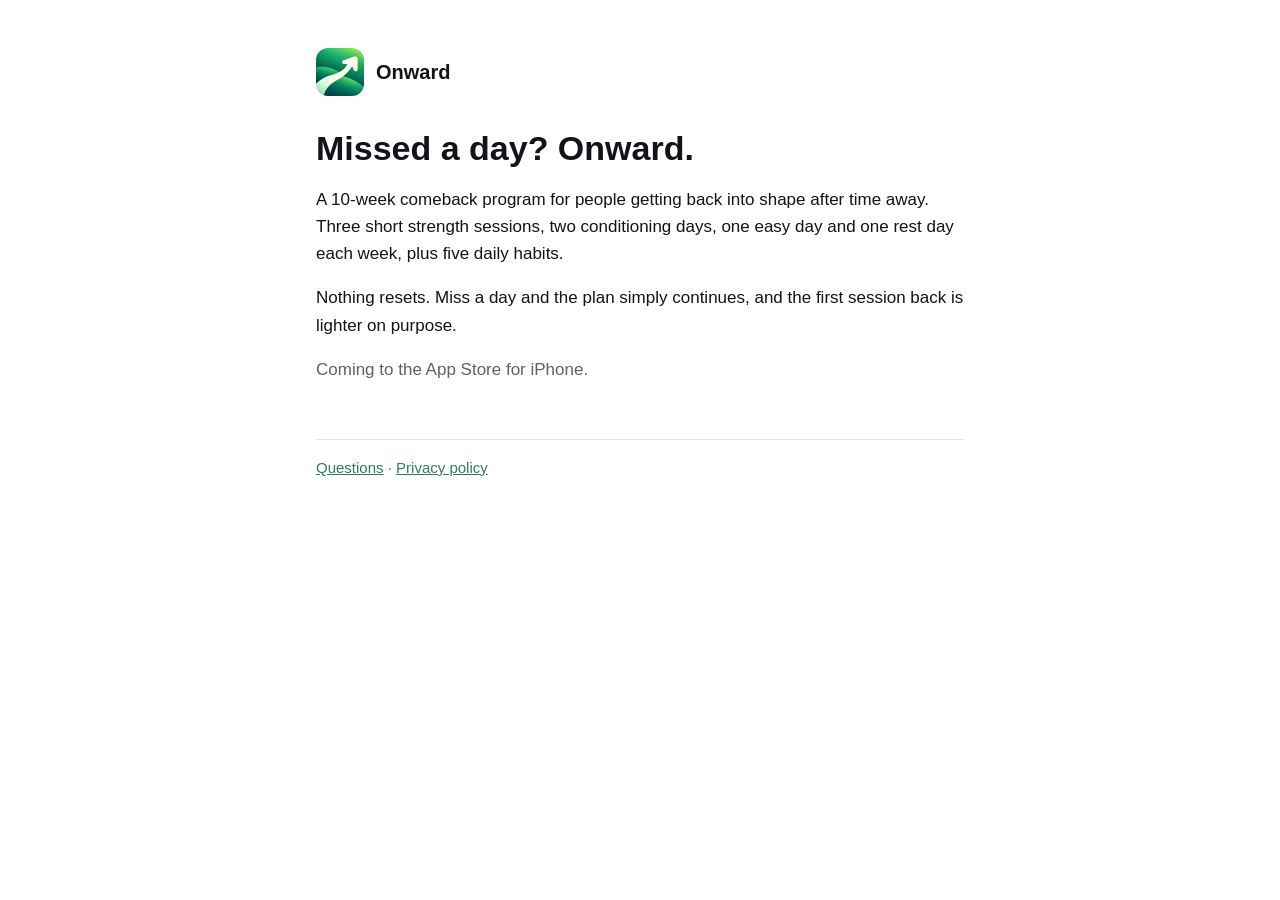
<file: index.html>
<!doctype html>
<html lang="en">
<head>
  <meta charset="utf-8">
  <meta name="viewport" content="width=device-width, initial-scale=1">
  <title>Onward: Fitness Comeback</title>
  <meta name="description" content="A 10-week comeback program for people getting back into shape after time away. Missed a day? Onward.">
  <link rel="icon" href="icon.png">
  <link rel="stylesheet" href="style.css">
</head>
<body>
<main>
  <header><img src="icon.png" alt=""><a href="./">Onward</a></header>

  <h1>Missed a day? Onward.</h1>
  <p>A 10-week comeback program for people getting back into shape after time away. Three short strength sessions, two conditioning days, one easy day and one rest day each week, plus five daily habits.</p>
  <p>Nothing resets. Miss a day and the plan simply continues, and the first session back is lighter on purpose.</p>
  <p class="muted">Coming to the App Store for iPhone.</p>

  <footer><a href="faq.html">Questions</a> · <a href="privacy.html">Privacy policy</a></footer>
</main>
</body>
</html>
</file>
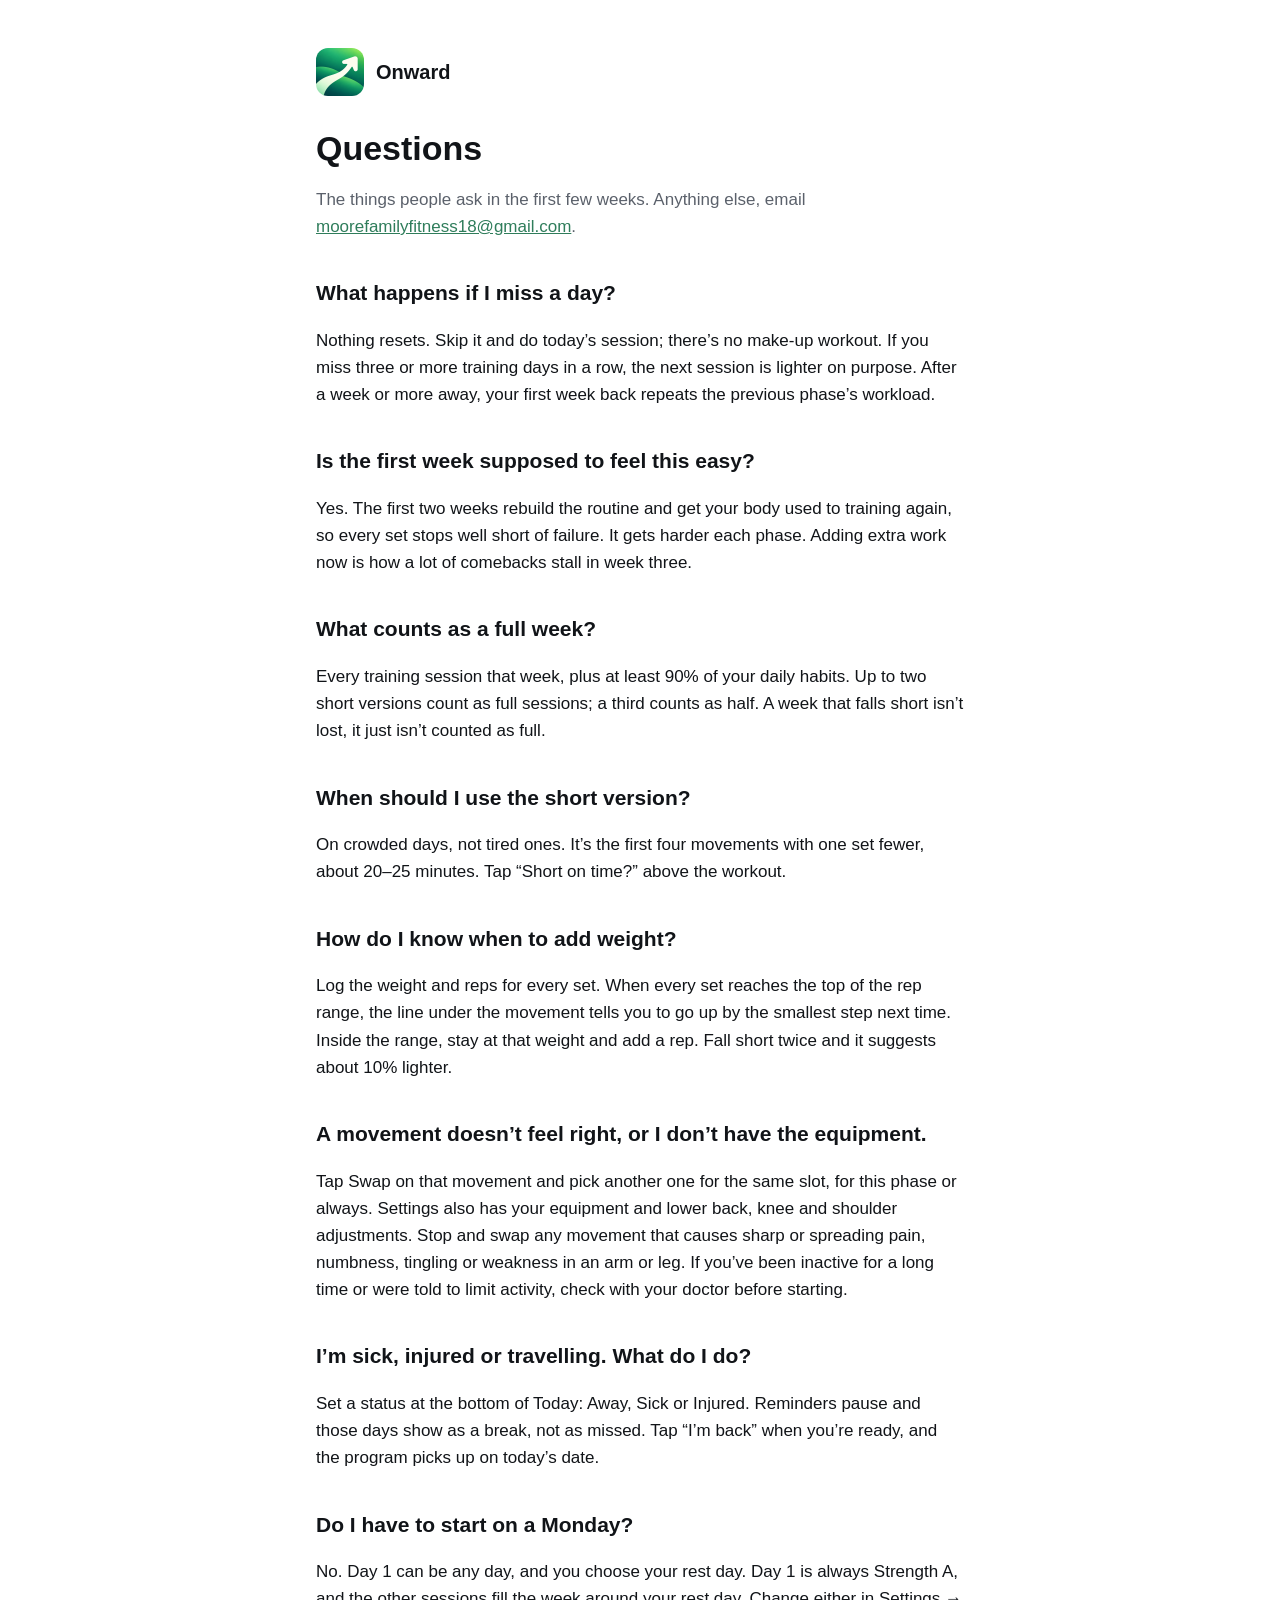
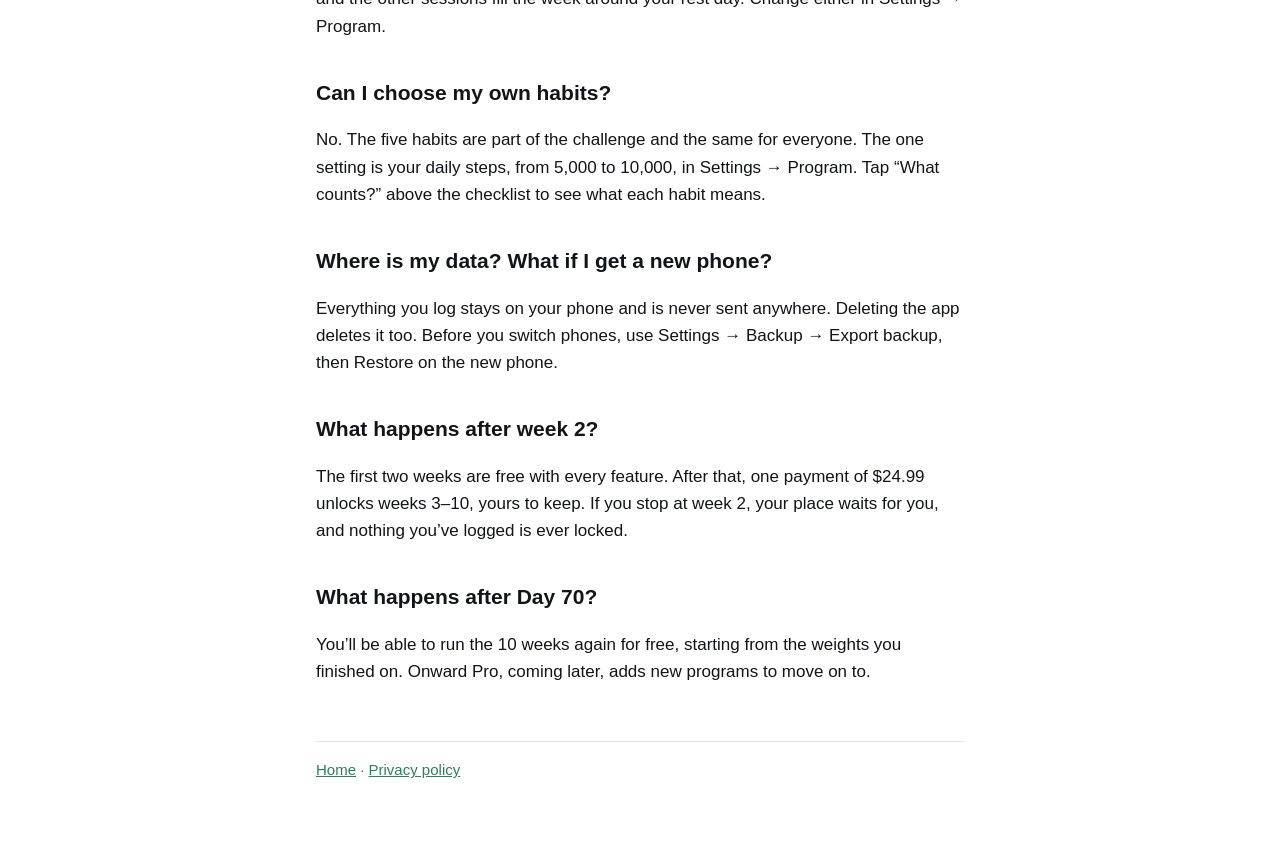
<file: faq.html>
<!doctype html>
<html lang="en">
<head>
  <meta charset="utf-8">
  <meta name="viewport" content="width=device-width, initial-scale=1">
  <title>Onward questions</title>
  <meta name="description" content="Answers about Onward, the 10-week fitness comeback program: missed days, the short version, adding weight, your data and more.">
  <link rel="icon" href="icon.png">
  <link rel="stylesheet" href="style.css">
</head>
<body>
<main>
  <header><img src="icon.png" alt=""><a href="./">Onward</a></header>

  <h1>Questions</h1>
  <p class="muted">The things people ask in the first few weeks. Anything else, email <a href="mailto:moorefamilyfitness18@gmail.com">moorefamilyfitness18@gmail.com</a>.</p>

  <h2>What happens if I miss a day?</h2>
  <p>Nothing resets. Skip it and do today’s session; there’s no make-up workout. If you miss three or more training days in a row, the next session is lighter on purpose. After a week or more away, your first week back repeats the previous phase’s workload.</p>

  <h2>Is the first week supposed to feel this easy?</h2>
  <p>Yes. The first two weeks rebuild the routine and get your body used to training again, so every set stops well short of failure. It gets harder each phase. Adding extra work now is how a lot of comebacks stall in week three.</p>

  <h2>What counts as a full week?</h2>
  <p>Every training session that week, plus at least 90% of your daily habits. Up to two short versions count as full sessions; a third counts as half. A week that falls short isn’t lost, it just isn’t counted as full.</p>

  <h2>When should I use the short version?</h2>
  <p>On crowded days, not tired ones. It’s the first four movements with one set fewer, about 20–25 minutes. Tap “Short on time?” above the workout.</p>

  <h2>How do I know when to add weight?</h2>
  <p>Log the weight and reps for every set. When every set reaches the top of the rep range, the line under the movement tells you to go up by the smallest step next time. Inside the range, stay at that weight and add a rep. Fall short twice and it suggests about 10% lighter.</p>

  <h2>A movement doesn’t feel right, or I don’t have the equipment.</h2>
  <p>Tap Swap on that movement and pick another one for the same slot, for this phase or always. Settings also has your equipment and lower back, knee and shoulder adjustments. Stop and swap any movement that causes sharp or spreading pain, numbness, tingling or weakness in an arm or leg. If you’ve been inactive for a long time or were told to limit activity, check with your doctor before starting.</p>

  <h2>I’m sick, injured or travelling. What do I do?</h2>
  <p>Set a status at the bottom of Today: Away, Sick or Injured. Reminders pause and those days show as a break, not as missed. Tap “I’m back” when you’re ready, and the program picks up on today’s date.</p>

  <h2>Do I have to start on a Monday?</h2>
  <p>No. Day 1 can be any day, and you choose your rest day. Day 1 is always Strength A, and the other sessions fill the week around your rest day. Change either in Settings → Program.</p>

  <h2>Can I choose my own habits?</h2>
  <p>No. The five habits are part of the challenge and the same for everyone. The one setting is your daily steps, from 5,000 to 10,000, in Settings → Program. Tap “What counts?” above the checklist to see what each habit means.</p>

  <h2>Where is my data? What if I get a new phone?</h2>
  <p>Everything you log stays on your phone and is never sent anywhere. Deleting the app deletes it too. Before you switch phones, use Settings → Backup → Export backup, then Restore on the new phone.</p>

  <h2>What happens after week 2?</h2>
  <p>The first two weeks are free with every feature. After that, one payment of $24.99 unlocks weeks 3–10, yours to keep. If you stop at week 2, your place waits for you, and nothing you’ve logged is ever locked.</p>

  <h2>What happens after Day 70?</h2>
  <p>You’ll be able to run the 10 weeks again for free, starting from the weights you finished on. Onward Pro, coming later, adds new programs to move on to.</p>

  <footer><a href="./">Home</a> · <a href="privacy.html">Privacy policy</a></footer>
</main>
</body>
</html>
</file>
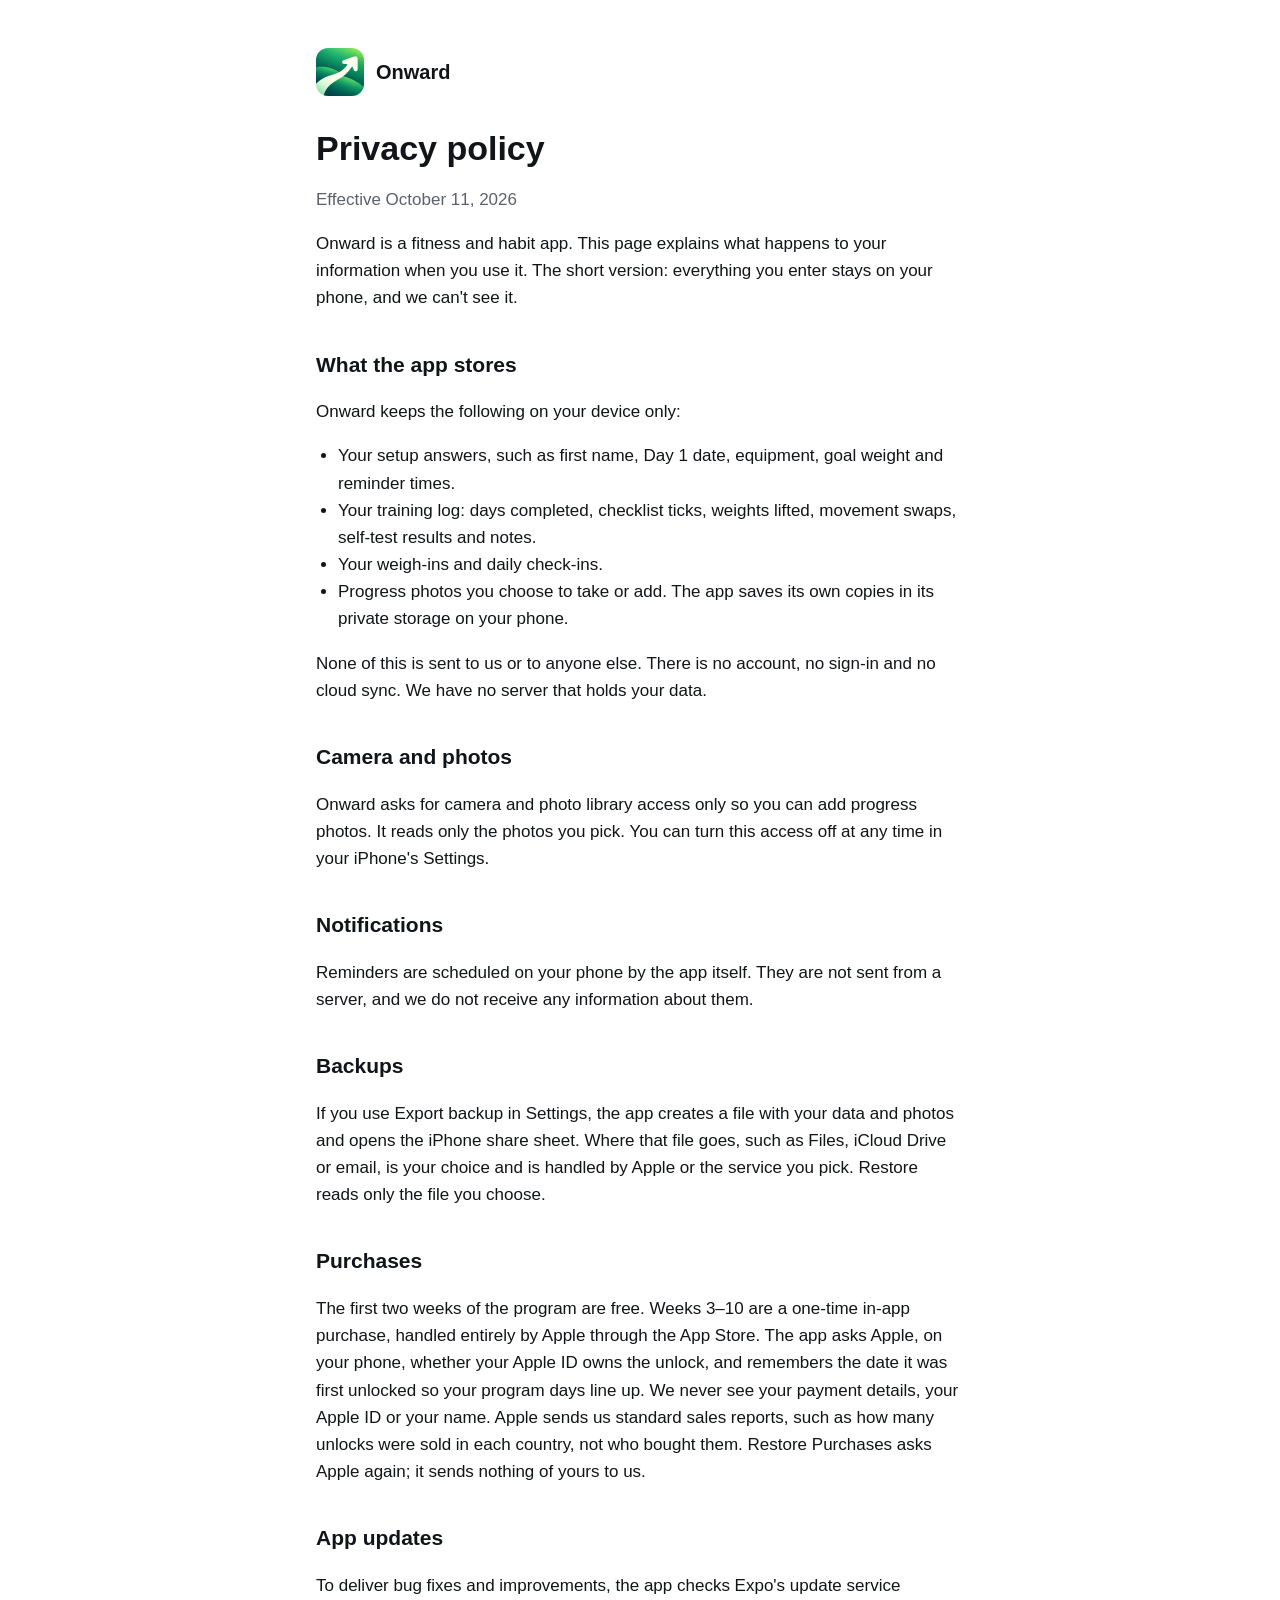
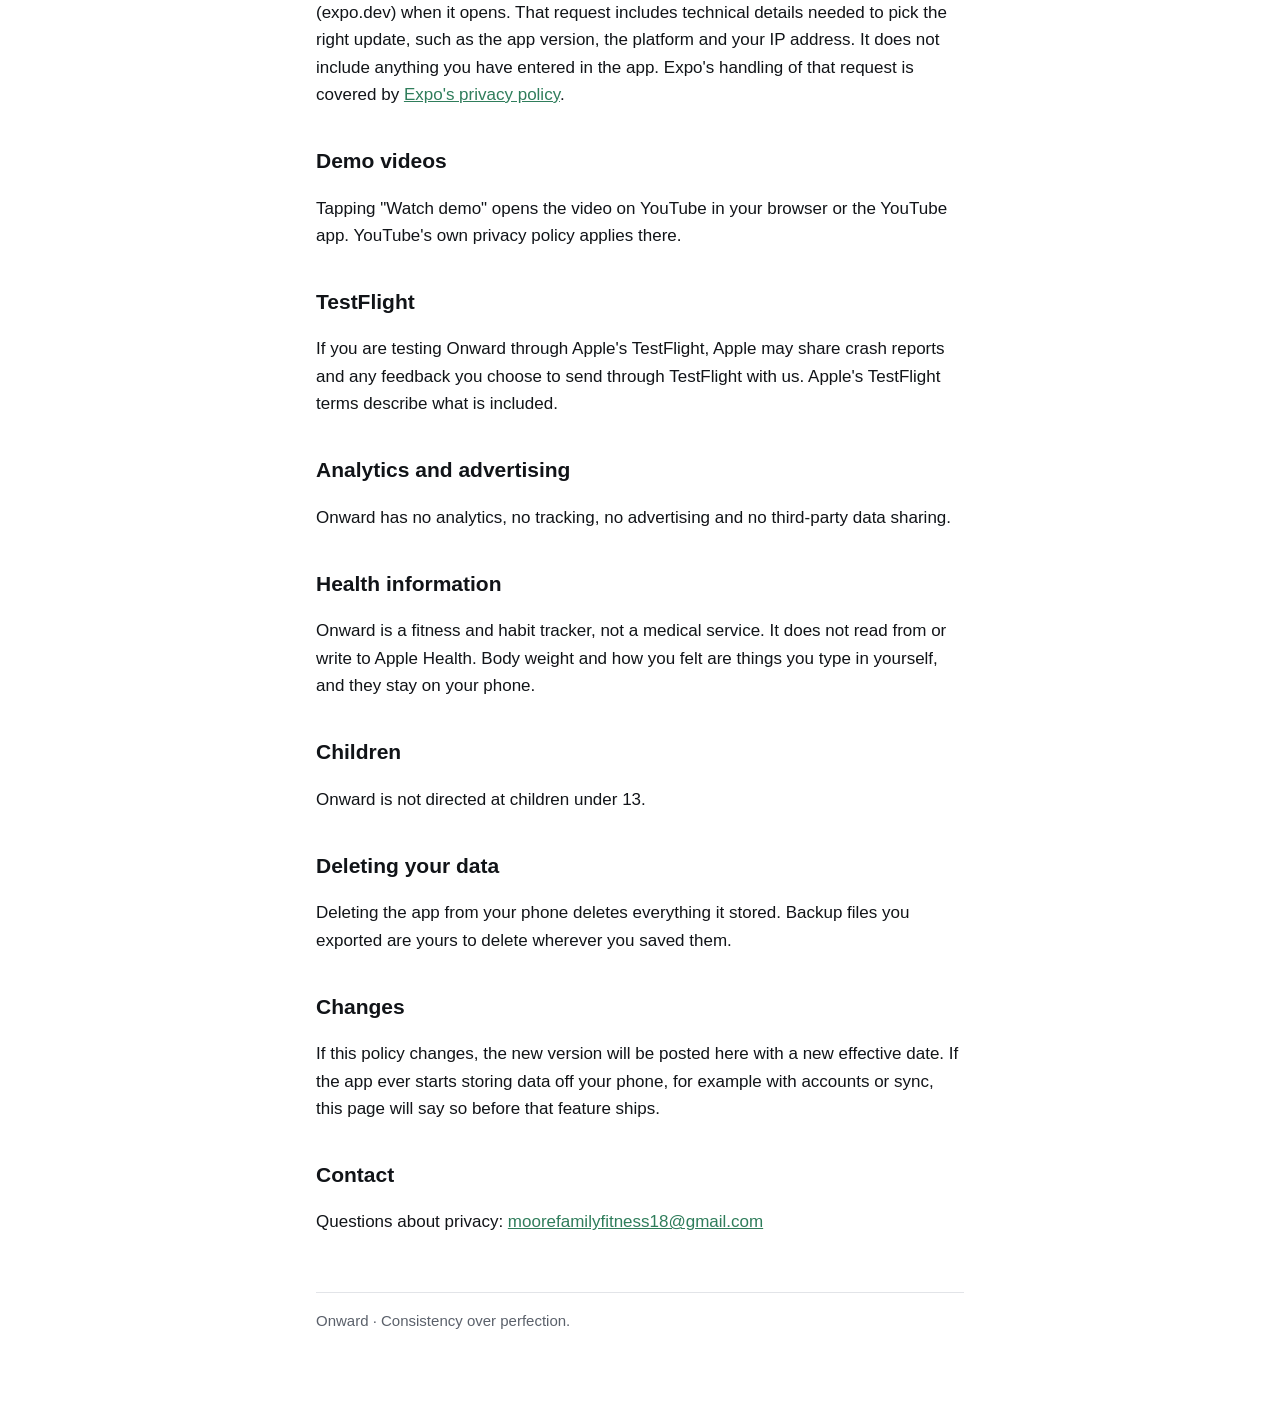
<file: privacy.html>
<!doctype html>
<html lang="en">
<head>
  <meta charset="utf-8">
  <meta name="viewport" content="width=device-width, initial-scale=1">
  <title>Onward privacy policy</title>
  <meta name="description" content="What happens to your information in Onward: everything you enter stays on your phone.">
  <link rel="icon" href="icon.png">
  <link rel="stylesheet" href="style.css">
</head>
<body>
<main>
  <header><img src="icon.png" alt=""><a href="./">Onward</a></header>

  <h1>Privacy policy</h1>
  <p class="muted">Effective October 11, 2026</p>

  <p>Onward is a fitness and habit app. This page explains what happens to your information when you use it. The short version: everything you enter stays on your phone, and we can't see it.</p>

  <h2>What the app stores</h2>
  <p>Onward keeps the following on your device only:</p>
  <ul>
    <li>Your setup answers, such as first name, Day 1 date, equipment, goal weight and reminder times.</li>
    <li>Your training log: days completed, checklist ticks, weights lifted, movement swaps, self-test results and notes.</li>
    <li>Your weigh-ins and daily check-ins.</li>
    <li>Progress photos you choose to take or add. The app saves its own copies in its private storage on your phone.</li>
  </ul>
  <p>None of this is sent to us or to anyone else. There is no account, no sign-in and no cloud sync. We have no server that holds your data.</p>

  <h2>Camera and photos</h2>
  <p>Onward asks for camera and photo library access only so you can add progress photos. It reads only the photos you pick. You can turn this access off at any time in your iPhone's Settings.</p>

  <h2>Notifications</h2>
  <p>Reminders are scheduled on your phone by the app itself. They are not sent from a server, and we do not receive any information about them.</p>

  <h2>Backups</h2>
  <p>If you use Export backup in Settings, the app creates a file with your data and photos and opens the iPhone share sheet. Where that file goes, such as Files, iCloud Drive or email, is your choice and is handled by Apple or the service you pick. Restore reads only the file you choose.</p>

  <h2>Purchases</h2>
  <p>The first two weeks of the program are free. Weeks 3–10 are a one-time in-app purchase, handled entirely by Apple through the App Store. The app asks Apple, on your phone, whether your Apple ID owns the unlock, and remembers the date it was first unlocked so your program days line up. We never see your payment details, your Apple ID or your name. Apple sends us standard sales reports, such as how many unlocks were sold in each country, not who bought them. Restore Purchases asks Apple again; it sends nothing of yours to us.</p>

  <h2>App updates</h2>
  <p>To deliver bug fixes and improvements, the app checks Expo's update service (expo.dev) when it opens. That request includes technical details needed to pick the right update, such as the app version, the platform and your IP address. It does not include anything you have entered in the app. Expo's handling of that request is covered by <a href="https://expo.dev/privacy">Expo's privacy policy</a>.</p>

  <h2>Demo videos</h2>
  <p>Tapping "Watch demo" opens the video on YouTube in your browser or the YouTube app. YouTube's own privacy policy applies there.</p>

  <h2>TestFlight</h2>
  <p>If you are testing Onward through Apple's TestFlight, Apple may share crash reports and any feedback you choose to send through TestFlight with us. Apple's TestFlight terms describe what is included.</p>

  <h2>Analytics and advertising</h2>
  <p>Onward has no analytics, no tracking, no advertising and no third-party data sharing.</p>

  <h2>Health information</h2>
  <p>Onward is a fitness and habit tracker, not a medical service. It does not read from or write to Apple Health. Body weight and how you felt are things you type in yourself, and they stay on your phone.</p>

  <h2>Children</h2>
  <p>Onward is not directed at children under 13.</p>

  <h2>Deleting your data</h2>
  <p>Deleting the app from your phone deletes everything it stored. Backup files you exported are yours to delete wherever you saved them.</p>

  <h2>Changes</h2>
  <p>If this policy changes, the new version will be posted here with a new effective date. If the app ever starts storing data off your phone, for example with accounts or sync, this page will say so before that feature ships.</p>

  <h2>Contact</h2>
  <p>Questions about privacy: <a href="mailto:moorefamilyfitness18@gmail.com">moorefamilyfitness18@gmail.com</a></p>

  <footer>Onward · Consistency over perfection.</footer>
</main>
</body>
</html>
</file>
<file: style.css>
:root {
  --bg: #ffffff;
  --text: #111418;
  --muted: #5b616b;
  --accent: #2f7d5b;
  --rule: #e2e4e8;
}
@media (prefers-color-scheme: dark) {
  :root {
    --bg: #0d0f11;
    --text: #f2f3f5;
    --muted: #a9aeb6;
    --accent: #4fae85;
    --rule: #2a2d32;
  }
}
* { box-sizing: border-box; }
body {
  margin: 0;
  background: var(--bg);
  color: var(--text);
  font: 17px/1.6 -apple-system, BlinkMacSystemFont, "Segoe UI", Roboto, Helvetica, Arial, sans-serif;
}
main { max-width: 680px; margin: 0 auto; padding: 48px 16px 80px; }
h1 { font-size: 34px; line-height: 1.2; margin: 0 0 8px; }
h2 { font-size: 21px; margin: 36px 0 8px; }
p, li { color: var(--text); }
.muted { color: var(--muted); }
a { color: var(--accent); }
ul { padding-left: 22px; }
header { display: flex; align-items: center; gap: 12px; margin-bottom: 32px; }
header img { width: 48px; height: 48px; border-radius: 12px; }
header a { text-decoration: none; color: var(--text); font-weight: 700; font-size: 20px; }
footer { margin-top: 56px; padding-top: 16px; border-top: 1px solid var(--rule); color: var(--muted); font-size: 15px; }
</file>
